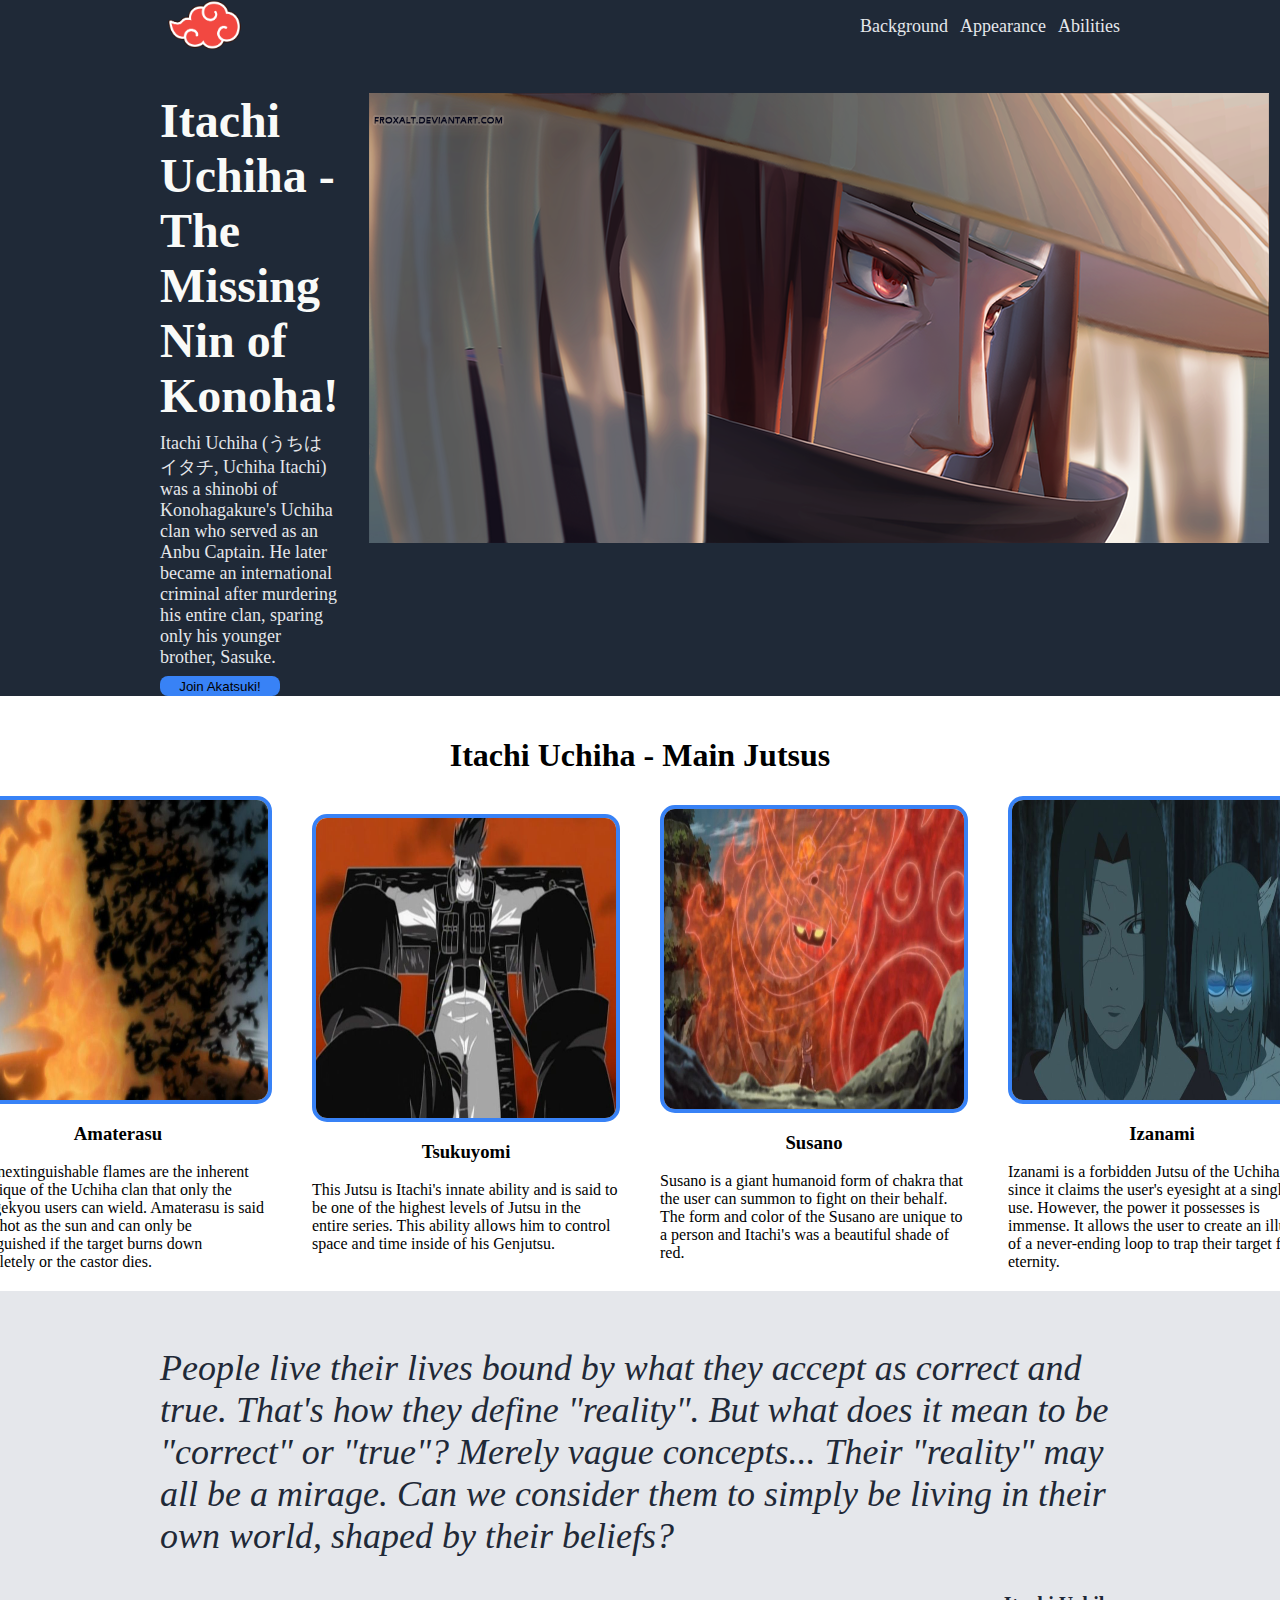
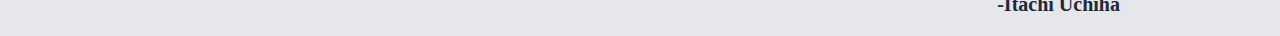
<file: html/index.html>
<!DOCTYPE html>
<html>
    <head>
        <title>Itachi Chuchiha!</title>
        <meta charset="UTF-8">
        <link rel="stylesheet" href="../css/styles.css"/>
    </head>
    <body>
        <div class="header">
            <div class="links">
                <img class="logo-image" src="../images/akatsuki_logo.png" alt="Akatsuki_Logo">
                <ul>
                    <li><a href="https://naruto.fandom.com/wiki/Itachi_Uchiha#Background" class="main-text">Background</a></li>
                    <li><a href="https://naruto.fandom.com/wiki/Itachi_Uchiha#Appearance" class="main-text">Appearance</a></li>
                    <li><a href="https://naruto.fandom.com/wiki/Itachi_Uchiha#Abilities" class="main-text">Abilities</a></li>
                </ul>
            </div>
            <div class="intro">
                <div class="intro-content">
                    <div class="intro-header">Itachi Uchiha - The Missing Nin of Konoha!</div>
                    <div class="main-text">Itachi Uchiha (うちはイタチ, Uchiha Itachi) was a shinobi of Konohagakure's Uchiha clan who served as an Anbu Captain. He later became an international criminal after murdering his entire clan, sparing only his younger brother, Sasuke.</div>
                    <button class="intro-button">Join Akatsuki!</button>
                </div>
                <div>
                    <img class="itachi-main" src="../images/itachi_uchiha.png" alt="Itachi_Main">
                </div>
            </div>
        </div>
        <div class="info">
            <h1>Itachi Uchiha - Main Jutsus</h1>
            <div class="jutsus">
                <div class="jutsu-element">
                    <img class="jutsu-img" src="../images/amaterasu.jpg" alt="Amaterasu">
                    <h3>Amaterasu</h3>
                    <div>
                        The inextinguishable flames are the inherent technique of the Uchiha clan that only the Mangekyou users can wield.
                        Amaterasu is said to be hot as the sun and can only be extinguished if the target burns down completely or the castor dies.
                    </div>
                </div>
                <div class="jutsu-element">
                    <img class="jutsu-img" src="../images/tsukuyomi.jpeg" alt="Tsukuyomi">
                    <h3>Tsukuyomi</h3>
                    <div>
                        This Jutsu is Itachi's innate ability and is said to be one of the highest levels of Jutsu in the entire series.
                        This ability allows him to control space and time inside of his Genjutsu. 
                    </div>
                </div>
                <div class="jutsu-element">
                    <img class="jutsu-img" src="../images/susanoo.jpg" alt="Susanoo">
                    <h3>Susano</h3>
                    <div>
                        Susano is a giant humanoid form of chakra that the user can summon to fight on their behalf.
                        The form and color of the Susano are unique to a person and Itachi's was a beautiful shade of red.
                    </div>
                </div>
                <div class="jutsu-element">
                    <img class="jutsu-img" src="../images/izanami.jpg" alt="Izanami">
                    <h3>Izanami</h3>
                    <div>
                        Izanami is a forbidden Jutsu of the Uchiha clan since it claims the user's eyesight at a single use. However, the power it possesses is immense.
                        It allows the user to create an illusion of a never-ending loop to trap their target for eternity. 
                    </div>
                </div>
            </div>
        </div>
        <div class="quote">
            <p>People live their lives bound by what they accept as correct and true. That's how they define "reality". But what does it mean to be "correct" or "true"?
                Merely vague concepts... Their "reality" may all be a mirage. Can we consider them to simply be living in their own world, shaped by their beliefs?</p>
            <div> -Itachi Uchiha</div>
        </div>
    </body>
</html>
</file>
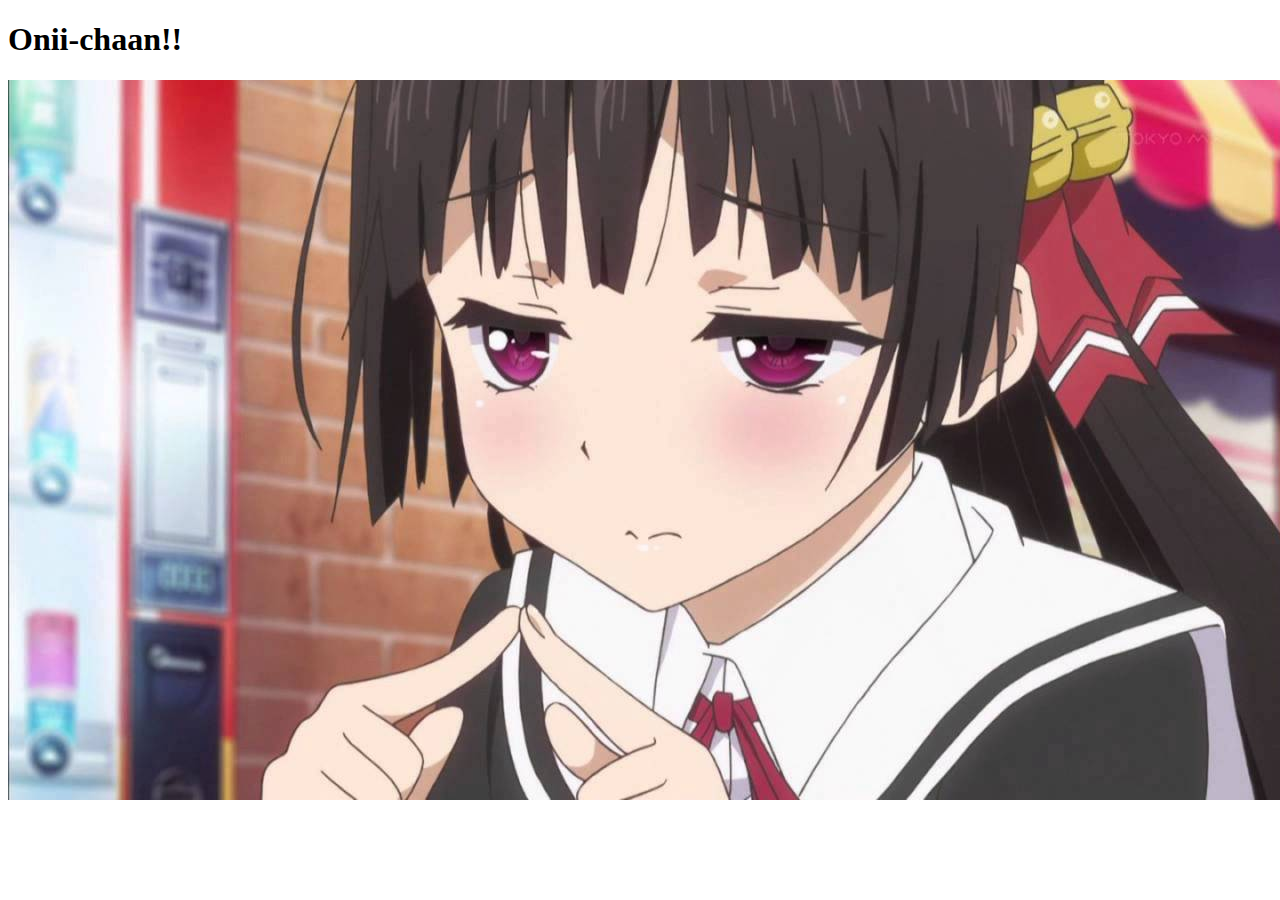
<file: html/link.html>
<!DOCTYPE html>
<html lang="en">
<head>
    <meta charset="UTF-8">
    <title>Link!</title>
</head>
<body>
    <h1>Onii-chaan!!</h1>
    <img src="../images/oniichan.jpg" alt="Degeneracy">
</body>
</html>
</file>
<file: css/styles.css>
body{
    margin: 0;
}

.logo-image {
    height:50px;
}

ul {
    list-style-type: none;
    display: flex;
    gap: 12px;
}

a {
    text-decoration: none;
}

.header {
    display: flex;
    flex-direction: column;
    background-color: #1F2937;
    gap: 40px;
}

.header>div {
    display: flex;
    padding: 0 160px;
    justify-content: space-between;
}

.intro {
    gap: 30px;
    align-items:flex-start;
}

.intro-content {
    display: flex;
    flex-direction: column;
    gap: 8px;
}

.itachi-main {
    height: auto;
}

.intro-header {
    font-size: 48px;
    font-weight: 800;
    color: #F9FAF8;
}

.main-text{
    font-size: 18px;
    color: #E5E7EB;
}

.intro-button {
    background-color: #3882F6;
    width: 120px;
    border-width: 0;
    border-radius: 8px;
    height: 20px;
}

.info {
    display: flex;
    flex-direction: column;
    justify-content: center;
    align-items: center;
    padding: 20px;
}

.jutsus {
    display: flex;
    justify-content: space-between;
    align-items: center;
    padding: 0 20px;
    gap: 40px;
}

.jutsu-img {
    width: 300px;
    height: 300px;
    border-radius: 15px;
    border: 4px solid #3882F6;
}

.jutsu-element {
    display: flex;
    flex-direction: column;
    align-items: center;
}

.img-text {
    width: 300px;
}

.quote {
    background-color: #E5E7EB;
    display: flex;
    flex-direction: column;
    padding: 20px 160px;
}

.quote>p {
    font-size: 36px;
    font-weight: lighter;
    font-style: italic;
    color: #1F2937
}

.quote>div {
    font-size: 20px;
    font-weight: bolder;
    color: #1F2937;
    margin-left: auto;
}
</file>
